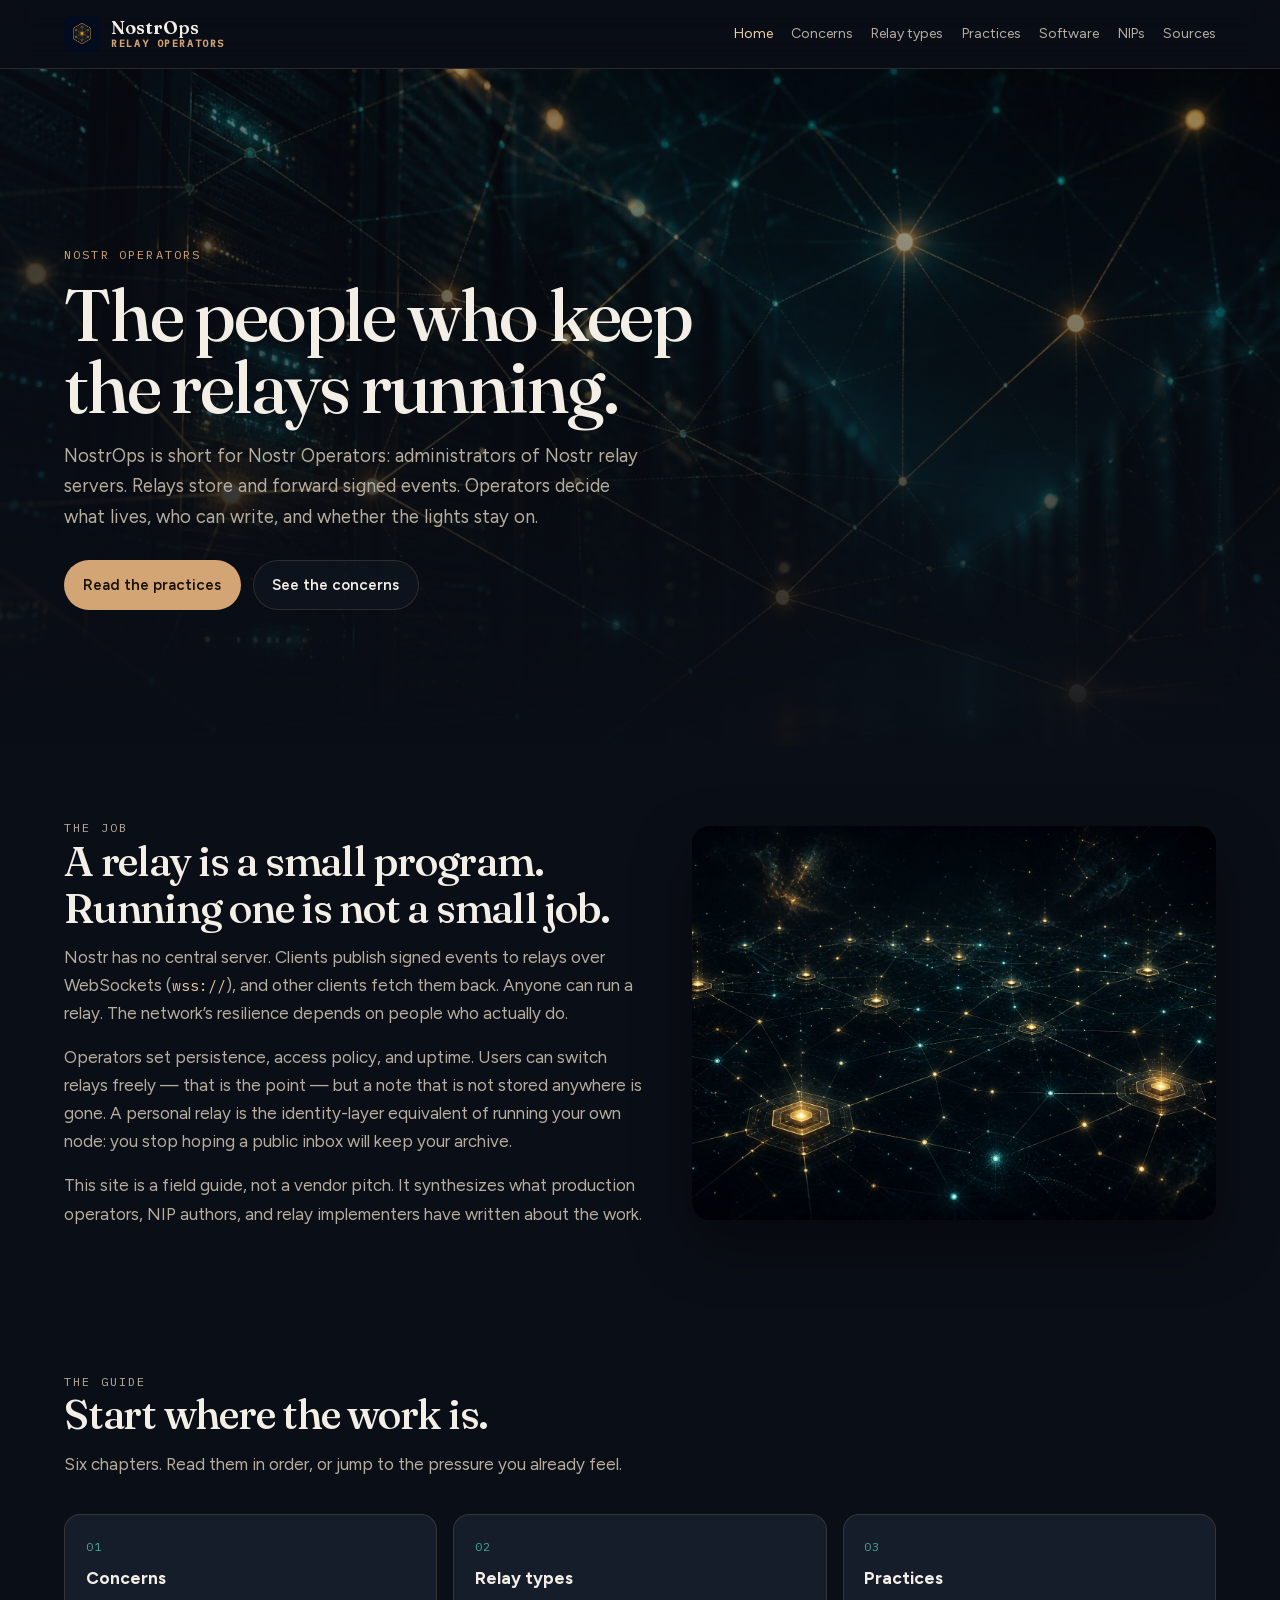
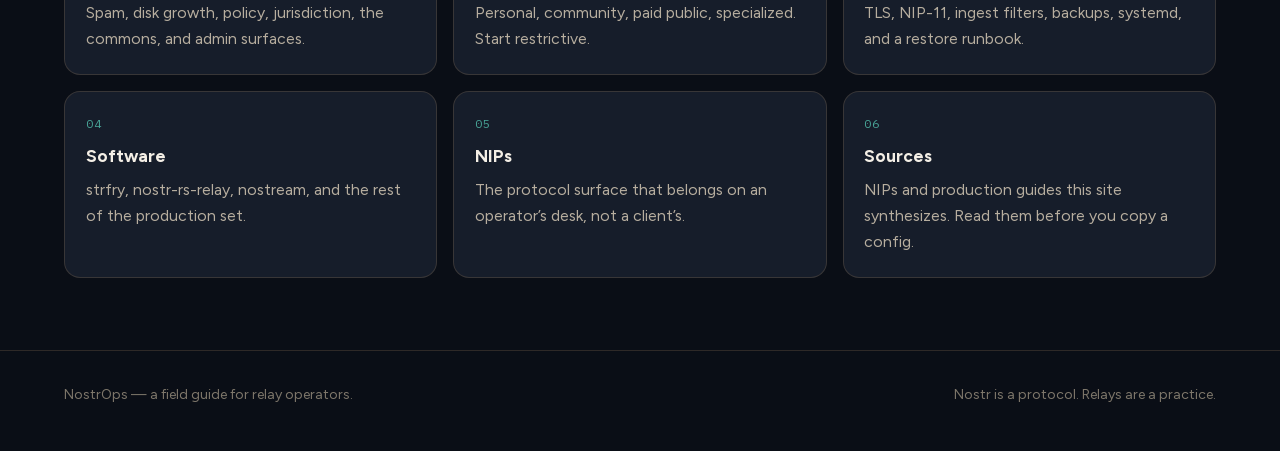
<file: index.html>
<!DOCTYPE html>
<html lang="en">
  <head>
    <meta charset="utf-8" />
    <meta name="viewport" content="width=device-width, initial-scale=1" />
    <title>NostrOps — A field guide for Nostr relay operators</title>
    <meta
      name="description"
      content="NostrOps is short for Nostr Operators: the people who run relay servers. Concerns, considerations, and best practices for keeping the network alive."
    />
    <meta property="og:title" content="NostrOps — Nostr Operators" />
    <meta
      property="og:description"
      content="A field guide for administrators of Nostr relay servers: concerns, policy, and operational best practices."
    />
    <meta property="og:image" content="images/hero-banner.jpg" />
    <meta name="theme-color" content="#0a0e16" />
    <link rel="icon" href="images/favicon.ico" sizes="32x32" />
    <link rel="apple-touch-icon" href="images/apple-touch-icon.png" />
    <link rel="stylesheet" href="styles.css" />
  </head>
  <body>
    <a class="skip" href="#main">Skip to content</a>

    <header class="site-header">
      <div class="wrap">
        <a class="brand" href="index.html">
          <img src="images/logo.png" width="36" height="36" alt="" />
          <span class="brand-mark">
            <strong>NostrOps</strong>
            <span>Relay operators</span>
          </span>
        </a>
        <nav class="nav" aria-label="Primary">
          <a href="index.html" aria-current="page">Home</a>
          <a href="concerns.html">Concerns</a>
          <a href="types.html">Relay types</a>
          <a href="practices.html">Practices</a>
          <a href="software.html">Software</a>
          <a href="nips.html">NIPs</a>
          <a href="sources.html">Sources</a>
        </nav>
      </div>
    </header>

    <main id="main">
      <section class="hero">
        <div class="hero-media" aria-hidden="true">
          <img
            src="images/hero-banner.jpg"
            alt=""
            width="1600"
            height="1067"
          />
        </div>
        <div class="wrap">
          <div class="hero-copy">
            <p class="kicker">Nostr Operators</p>
            <h1>The people who keep the relays running.</h1>
            <p class="lede">
              NostrOps is short for Nostr Operators: administrators of Nostr
              relay servers. Relays store and forward signed events. Operators
              decide what lives, who can write, and whether the lights stay on.
            </p>
            <div class="hero-actions">
              <a class="btn btn-primary" href="practices.html">Read the practices</a>
              <a class="btn btn-ghost" href="concerns.html">See the concerns</a>
            </div>
          </div>
        </div>
      </section>

      <section>
        <div class="wrap split">
          <div class="copy prose">
            <p class="kicker">The job</p>
            <h2>A relay is a small program. Running one is not a small job.</h2>
            <p>
              Nostr has no central server. Clients publish signed events to
              relays over WebSockets (<code>wss://</code>), and other clients
              fetch them back. Anyone can run a relay. The network’s resilience
              depends on people who actually do.
            </p>
            <p>
              Operators set persistence, access policy, and uptime. Users can
              switch relays freely — that is the point — but a note that is not
              stored anywhere is gone. A personal relay is the identity-layer
              equivalent of running your own node: you stop hoping a public
              inbox will keep your archive.
            </p>
            <p>
              This site is a field guide, not a vendor pitch. It synthesizes
              what production operators, NIP authors, and relay implementers
              have written about the work.
            </p>
          </div>
          <img
            src="images/network.jpg"
            alt="Abstract mesh of connected relay nodes on a dark field."
            width="1600"
            height="1024"
          />
        </div>
      </section>

      <section>
        <div class="wrap">
          <div class="section-head">
            <p class="kicker">The guide</p>
            <h2>Start where the work is.</h2>
            <p>
              Six chapters. Read them in order, or jump to the pressure you
              already feel.
            </p>
          </div>
          <div class="grid-3">
            <a class="card" href="concerns.html">
              <span class="num">01</span>
              <h3>Concerns</h3>
              <p>
                Spam, disk growth, policy, jurisdiction, the commons, and
                admin surfaces.
              </p>
            </a>
            <a class="card" href="types.html">
              <span class="num">02</span>
              <h3>Relay types</h3>
              <p>
                Personal, community, paid public, specialized. Start
                restrictive.
              </p>
            </a>
            <a class="card" href="practices.html">
              <span class="num">03</span>
              <h3>Practices</h3>
              <p>
                TLS, NIP-11, ingest filters, backups, systemd, and a restore
                runbook.
              </p>
            </a>
            <a class="card" href="software.html">
              <span class="num">04</span>
              <h3>Software</h3>
              <p>
                strfry, nostr-rs-relay, nostream, and the rest of the
                production set.
              </p>
            </a>
            <a class="card" href="nips.html">
              <span class="num">05</span>
              <h3>NIPs</h3>
              <p>
                The protocol surface that belongs on an operator’s desk, not
                a client’s.
              </p>
            </a>
            <a class="card" href="sources.html">
              <span class="num">06</span>
              <h3>Sources</h3>
              <p>
                NIPs and production guides this site synthesizes. Read them
                before you copy a config.
              </p>
            </a>
          </div>
        </div>
      </section>
    </main>

    <footer class="site-footer">
      <div class="wrap">
        <span>NostrOps — a field guide for relay operators.</span>
        <span>Nostr is a protocol. Relays are a practice.</span>
      </div>
    </footer>
  </body>
</html>
</file>
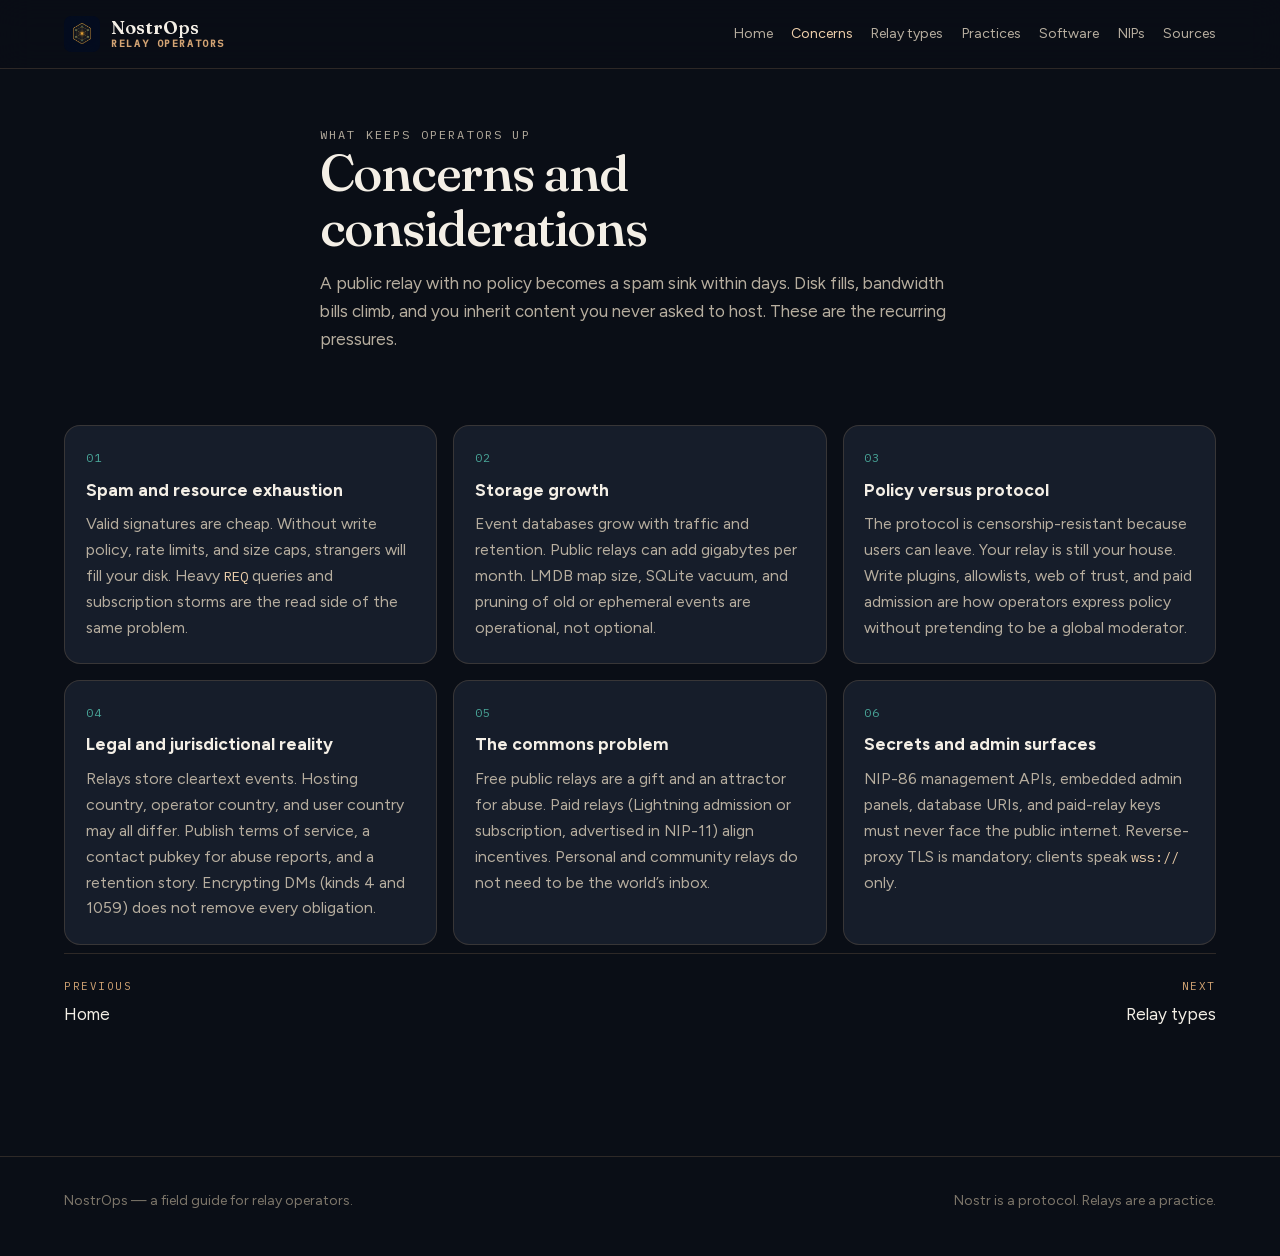
<file: concerns.html>
<!DOCTYPE html>
<html lang="en">
  <head>
    <meta charset="utf-8" />
    <meta name="viewport" content="width=device-width, initial-scale=1" />
    <title>Concerns — NostrOps</title>
    <meta
      name="description"
      content="What keeps Nostr relay operators up: spam, storage growth, policy, jurisdiction, the commons problem, and admin surfaces."
    />
    <meta property="og:title" content="Concerns — NostrOps" />
    <meta
      property="og:description"
      content="What keeps Nostr relay operators up: spam, storage growth, policy, jurisdiction, the commons problem, and admin surfaces."
    />
    <meta property="og:image" content="images/hero-banner.jpg" />
    <meta name="theme-color" content="#0a0e16" />
    <link rel="icon" href="images/favicon.ico" sizes="32x32" />
    <link rel="apple-touch-icon" href="images/apple-touch-icon.png" />
    <link rel="stylesheet" href="styles.css" />
  </head>
  <body>
    <a class="skip" href="#main">Skip to content</a>

    <header class="site-header">
      <div class="wrap">
        <a class="brand" href="index.html">
          <img src="images/logo.png" width="36" height="36" alt="" />
          <span class="brand-mark">
            <strong>NostrOps</strong>
            <span>Relay operators</span>
          </span>
        </a>
        <nav class="nav" aria-label="Primary">
          <a href="index.html">Home</a>
          <a href="concerns.html" aria-current="page">Concerns</a>
          <a href="types.html">Relay types</a>
          <a href="practices.html">Practices</a>
          <a href="software.html">Software</a>
          <a href="nips.html">NIPs</a>
          <a href="sources.html">Sources</a>
        </nav>
      </div>
    </header>

    <main id="main">
      <div class="wrap page-head">
        <p class="kicker">What keeps operators up</p>
        <h1>Concerns and considerations</h1>
        <p>
          A public relay with no policy becomes a spam sink within days. Disk
          fills, bandwidth bills climb, and you inherit content you never asked
          to host. These are the recurring pressures.
        </p>
      </div>

      <section>
        <div class="wrap">
          <div class="grid-3">
            <article class="card">
              <span class="num">01</span>
              <h3>Spam and resource exhaustion</h3>
              <p>
                Valid signatures are cheap. Without write policy, rate limits,
                and size caps, strangers will fill your disk. Heavy
                <code>REQ</code> queries and subscription storms are the read
                side of the same problem.
              </p>
            </article>
            <article class="card">
              <span class="num">02</span>
              <h3>Storage growth</h3>
              <p>
                Event databases grow with traffic and retention. Public relays
                can add gigabytes per month. LMDB map size, SQLite vacuum, and
                pruning of old or ephemeral events are operational, not
                optional.
              </p>
            </article>
            <article class="card">
              <span class="num">03</span>
              <h3>Policy versus protocol</h3>
              <p>
                The protocol is censorship-resistant because users can leave.
                Your relay is still your house. Write plugins, allowlists, web
                of trust, and paid admission are how operators express policy
                without pretending to be a global moderator.
              </p>
            </article>
            <article class="card">
              <span class="num">04</span>
              <h3>Legal and jurisdictional reality</h3>
              <p>
                Relays store cleartext events. Hosting country, operator
                country, and user country may all differ. Publish terms of
                service, a contact pubkey for abuse reports, and a retention
                story. Encrypting DMs (kinds 4 and 1059) does not remove every
                obligation.
              </p>
            </article>
            <article class="card">
              <span class="num">05</span>
              <h3>The commons problem</h3>
              <p>
                Free public relays are a gift and an attractor for abuse. Paid
                relays (Lightning admission or subscription, advertised in
                NIP-11) align incentives. Personal and community relays do not
                need to be the world’s inbox.
              </p>
            </article>
            <article class="card">
              <span class="num">06</span>
              <h3>Secrets and admin surfaces</h3>
              <p>
                NIP-86 management APIs, embedded admin panels, database URIs,
                and paid-relay keys must never face the public internet.
                Reverse-proxy TLS is mandatory; clients speak
                <code>wss://</code> only.
              </p>
            </article>
          </div>

          <nav class="pager" aria-label="Pagination">
            <a href="index.html">
              <span class="dir">Previous</span>
              Home
            </a>
            <a class="next" href="types.html">
              <span class="dir">Next</span>
              Relay types
            </a>
          </nav>
        </div>
      </section>
    </main>

    <footer class="site-footer">
      <div class="wrap">
        <span>NostrOps — a field guide for relay operators.</span>
        <span>Nostr is a protocol. Relays are a practice.</span>
      </div>
    </footer>
  </body>
</html>
</file>
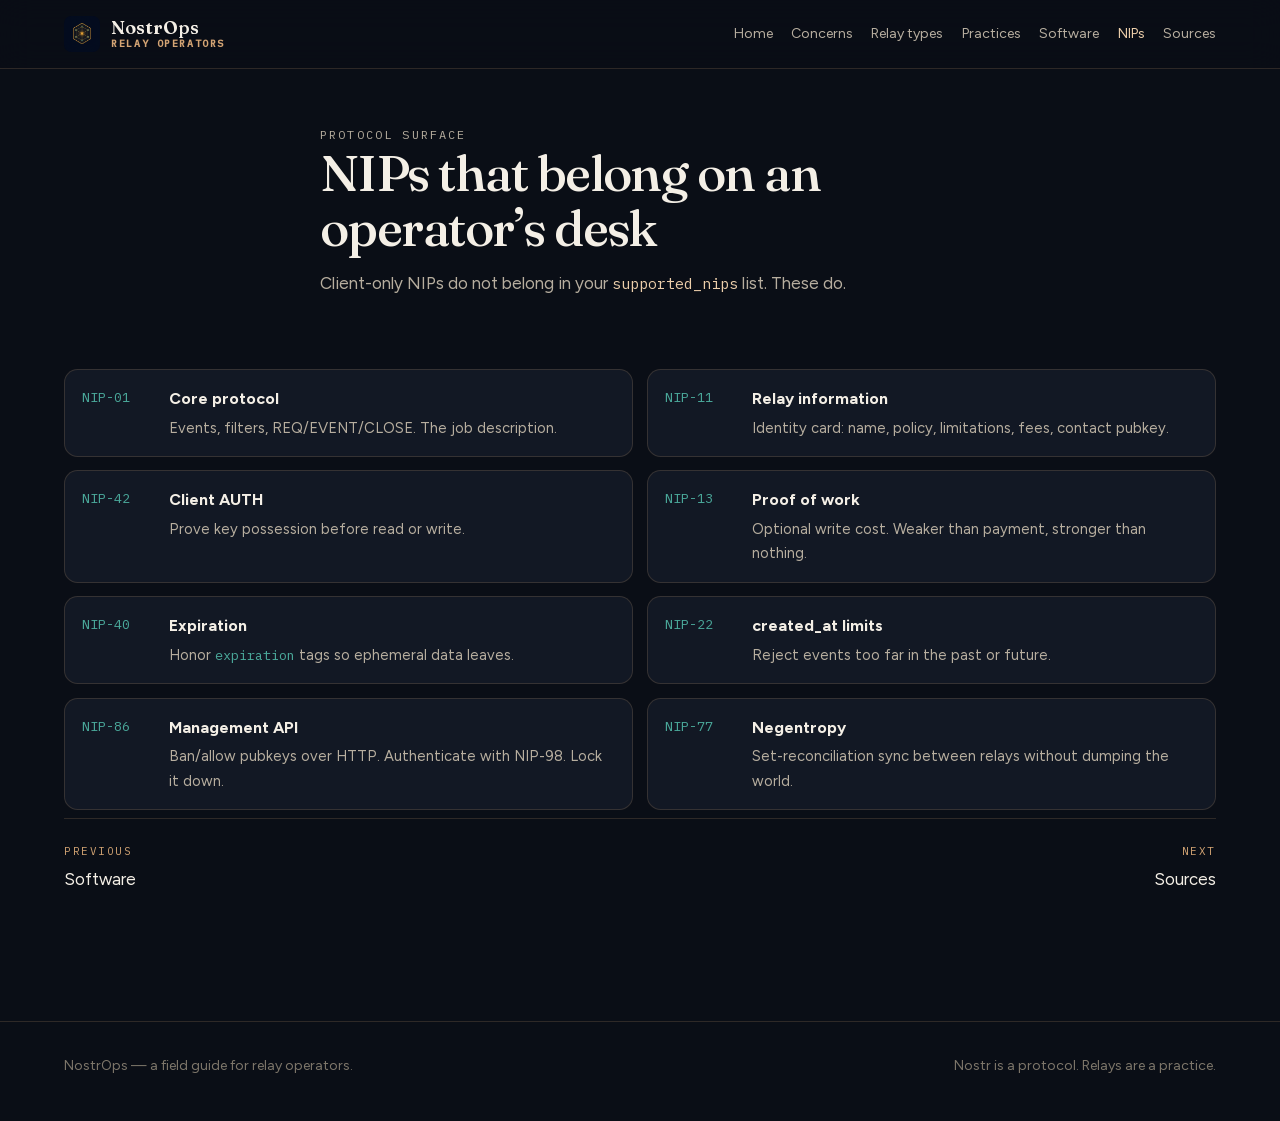
<file: nips.html>
<!DOCTYPE html>
<html lang="en">
  <head>
    <meta charset="utf-8" />
    <meta name="viewport" content="width=device-width, initial-scale=1" />
    <title>NIPs — NostrOps</title>
    <meta
      name="description"
      content="NIPs that belong on a Nostr relay operator’s desk: NIP-01, 11, 13, 22, 40, 42, 77, and 86."
    />
    <meta property="og:title" content="NIPs — NostrOps" />
    <meta
      property="og:description"
      content="NIPs that belong on a Nostr relay operator’s desk: NIP-01, 11, 13, 22, 40, 42, 77, and 86."
    />
    <meta property="og:image" content="images/hero-banner.jpg" />
    <meta name="theme-color" content="#0a0e16" />
    <link rel="icon" href="images/favicon.ico" sizes="32x32" />
    <link rel="apple-touch-icon" href="images/apple-touch-icon.png" />
    <link rel="stylesheet" href="styles.css" />
  </head>
  <body>
    <a class="skip" href="#main">Skip to content</a>

    <header class="site-header">
      <div class="wrap">
        <a class="brand" href="index.html">
          <img src="images/logo.png" width="36" height="36" alt="" />
          <span class="brand-mark">
            <strong>NostrOps</strong>
            <span>Relay operators</span>
          </span>
        </a>
        <nav class="nav" aria-label="Primary">
          <a href="index.html">Home</a>
          <a href="concerns.html">Concerns</a>
          <a href="types.html">Relay types</a>
          <a href="practices.html">Practices</a>
          <a href="software.html">Software</a>
          <a href="nips.html" aria-current="page">NIPs</a>
          <a href="sources.html">Sources</a>
        </nav>
      </div>
    </header>

    <main id="main">
      <div class="wrap page-head">
        <p class="kicker">Protocol surface</p>
        <h1>NIPs that belong on an operator’s desk</h1>
        <p>
          Client-only NIPs do not belong in your
          <code>supported_nips</code> list. These do.
        </p>
      </div>

      <section class="nips">
        <div class="wrap">
          <div class="nip-grid">
            <article class="nip">
              <code>NIP-01</code>
              <div>
                <h3>Core protocol</h3>
                <p>Events, filters, REQ/EVENT/CLOSE. The job description.</p>
              </div>
            </article>
            <article class="nip">
              <code>NIP-11</code>
              <div>
                <h3>Relay information</h3>
                <p>
                  Identity card: name, policy, limitations, fees, contact
                  pubkey.
                </p>
              </div>
            </article>
            <article class="nip">
              <code>NIP-42</code>
              <div>
                <h3>Client AUTH</h3>
                <p>Prove key possession before read or write.</p>
              </div>
            </article>
            <article class="nip">
              <code>NIP-13</code>
              <div>
                <h3>Proof of work</h3>
                <p>Optional write cost. Weaker than payment, stronger than nothing.</p>
              </div>
            </article>
            <article class="nip">
              <code>NIP-40</code>
              <div>
                <h3>Expiration</h3>
                <p>Honor <code>expiration</code> tags so ephemeral data leaves.</p>
              </div>
            </article>
            <article class="nip">
              <code>NIP-22</code>
              <div>
                <h3>created_at limits</h3>
                <p>Reject events too far in the past or future.</p>
              </div>
            </article>
            <article class="nip">
              <code>NIP-86</code>
              <div>
                <h3>Management API</h3>
                <p>Ban/allow pubkeys over HTTP. Authenticate with NIP-98. Lock it down.</p>
              </div>
            </article>
            <article class="nip">
              <code>NIP-77</code>
              <div>
                <h3>Negentropy</h3>
                <p>Set-reconciliation sync between relays without dumping the world.</p>
              </div>
            </article>
          </div>

          <nav class="pager" aria-label="Pagination">
            <a href="software.html">
              <span class="dir">Previous</span>
              Software
            </a>
            <a class="next" href="sources.html">
              <span class="dir">Next</span>
              Sources
            </a>
          </nav>
        </div>
      </section>
    </main>

    <footer class="site-footer">
      <div class="wrap">
        <span>NostrOps — a field guide for relay operators.</span>
        <span>Nostr is a protocol. Relays are a practice.</span>
      </div>
    </footer>
  </body>
</html>
</file>
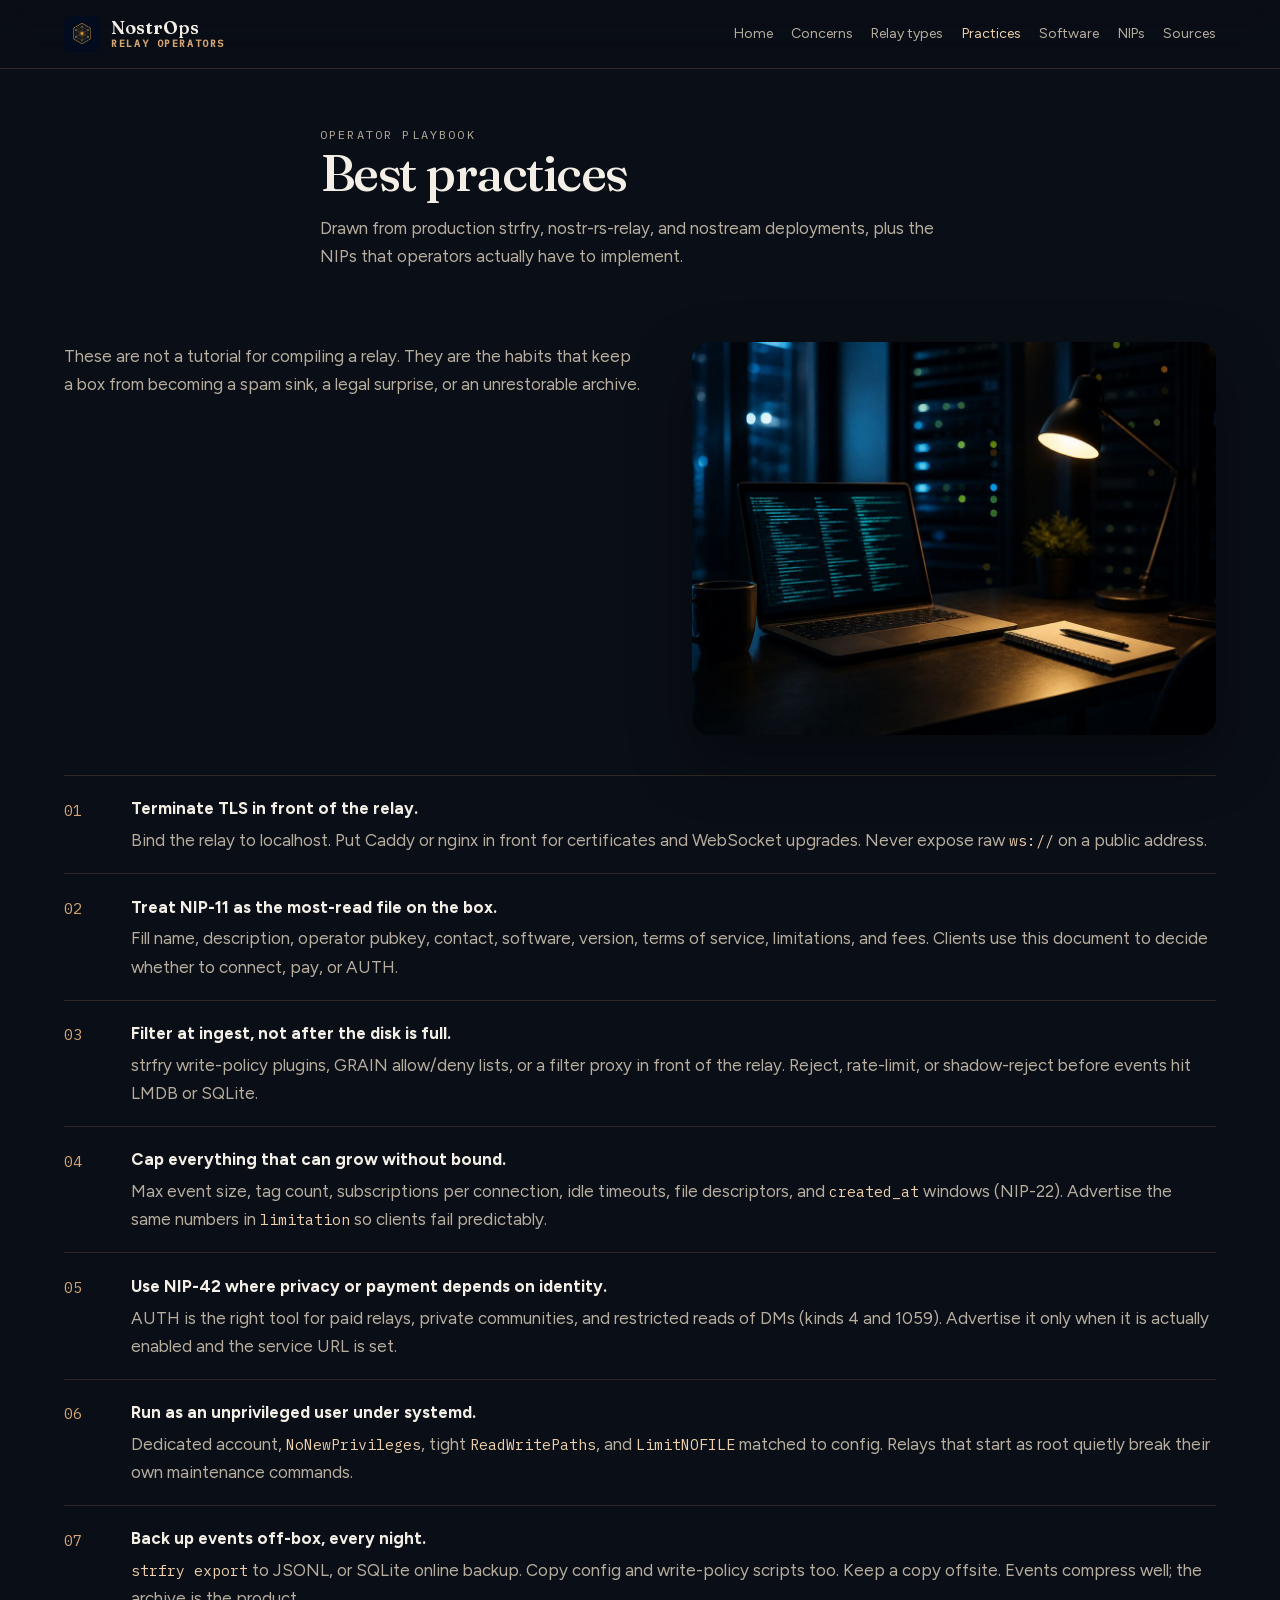
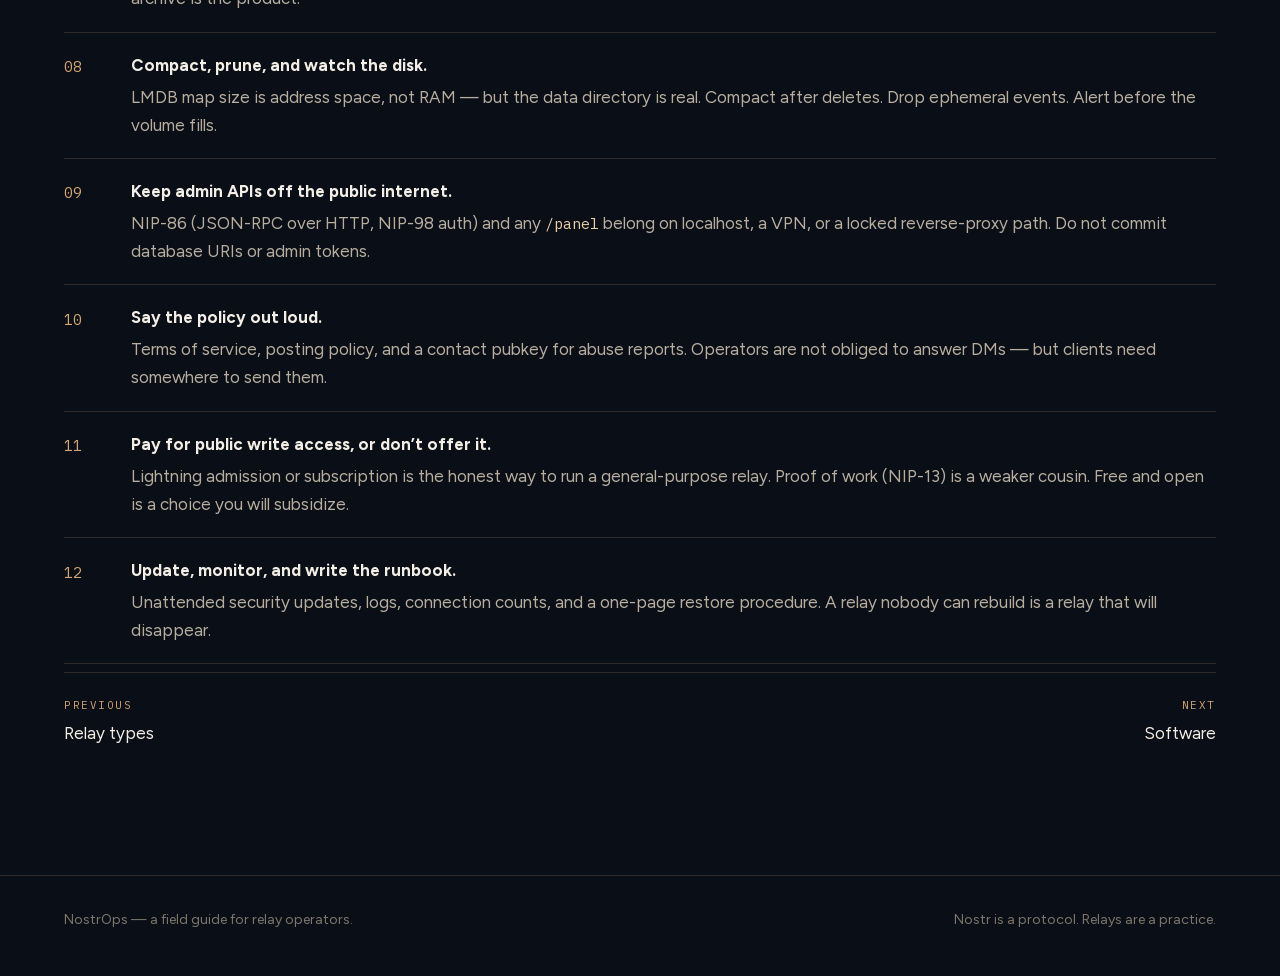
<file: practices.html>
<!DOCTYPE html>
<html lang="en">
  <head>
    <meta charset="utf-8" />
    <meta name="viewport" content="width=device-width, initial-scale=1" />
    <title>Practices — NostrOps</title>
    <meta
      name="description"
      content="Best practices for Nostr relay operators: TLS, NIP-11, ingest filters, resource caps, NIP-42, backups, and admin lockdown."
    />
    <meta property="og:title" content="Practices — NostrOps" />
    <meta
      property="og:description"
      content="Best practices for Nostr relay operators: TLS, NIP-11, ingest filters, resource caps, NIP-42, backups, and admin lockdown."
    />
    <meta property="og:image" content="images/hero-banner.jpg" />
    <meta name="theme-color" content="#0a0e16" />
    <link rel="icon" href="images/favicon.ico" sizes="32x32" />
    <link rel="apple-touch-icon" href="images/apple-touch-icon.png" />
    <link rel="stylesheet" href="styles.css" />
  </head>
  <body>
    <a class="skip" href="#main">Skip to content</a>

    <header class="site-header">
      <div class="wrap">
        <a class="brand" href="index.html">
          <img src="images/logo.png" width="36" height="36" alt="" />
          <span class="brand-mark">
            <strong>NostrOps</strong>
            <span>Relay operators</span>
          </span>
        </a>
        <nav class="nav" aria-label="Primary">
          <a href="index.html">Home</a>
          <a href="concerns.html">Concerns</a>
          <a href="types.html">Relay types</a>
          <a href="practices.html" aria-current="page">Practices</a>
          <a href="software.html">Software</a>
          <a href="nips.html">NIPs</a>
          <a href="sources.html">Sources</a>
        </nav>
      </div>
    </header>

    <main id="main">
      <div class="wrap page-head">
        <p class="kicker">Operator playbook</p>
        <h1>Best practices</h1>
        <p>
          Drawn from production strfry, nostr-rs-relay, and nostream
          deployments, plus the NIPs that operators actually have to implement.
        </p>
      </div>

      <section class="practices">
        <div class="wrap">
          <div class="split tight">
            <div class="prose">
              <p>
                These are not a tutorial for compiling a relay. They are the
                habits that keep a box from becoming a spam sink, a legal
                surprise, or an unrestorable archive.
              </p>
            </div>
            <img
              src="images/practices.jpg"
              alt="A dim workstation with a glowing terminal beside out-of-focus server equipment."
              width="1200"
              height="800"
            />
          </div>

          <ol class="practice-list">
            <li>
              <span class="idx">01</span>
              <div>
                <strong>Terminate TLS in front of the relay.</strong>
                <p>
                  Bind the relay to localhost. Put Caddy or nginx in front for
                  certificates and WebSocket upgrades. Never expose raw
                  <code>ws://</code> on a public address.
                </p>
              </div>
            </li>
            <li>
              <span class="idx">02</span>
              <div>
                <strong>Treat NIP-11 as the most-read file on the box.</strong>
                <p>
                  Fill name, description, operator pubkey, contact, software,
                  version, terms of service, limitations, and fees. Clients use
                  this document to decide whether to connect, pay, or AUTH.
                </p>
              </div>
            </li>
            <li>
              <span class="idx">03</span>
              <div>
                <strong>Filter at ingest, not after the disk is full.</strong>
                <p>
                  strfry write-policy plugins, GRAIN allow/deny lists, or a
                  filter proxy in front of the relay. Reject, rate-limit, or
                  shadow-reject before events hit LMDB or SQLite.
                </p>
              </div>
            </li>
            <li>
              <span class="idx">04</span>
              <div>
                <strong>Cap everything that can grow without bound.</strong>
                <p>
                  Max event size, tag count, subscriptions per connection, idle
                  timeouts, file descriptors, and <code>created_at</code>
                  windows (NIP-22). Advertise the same numbers in
                  <code>limitation</code> so clients fail predictably.
                </p>
              </div>
            </li>
            <li>
              <span class="idx">05</span>
              <div>
                <strong>Use NIP-42 where privacy or payment depends on identity.</strong>
                <p>
                  AUTH is the right tool for paid relays, private communities,
                  and restricted reads of DMs (kinds 4 and 1059). Advertise it
                  only when it is actually enabled and the service URL is set.
                </p>
              </div>
            </li>
            <li>
              <span class="idx">06</span>
              <div>
                <strong>Run as an unprivileged user under systemd.</strong>
                <p>
                  Dedicated account, <code>NoNewPrivileges</code>, tight
                  <code>ReadWritePaths</code>, and <code>LimitNOFILE</code>
                  matched to config. Relays that start as root quietly break
                  their own maintenance commands.
                </p>
              </div>
            </li>
            <li>
              <span class="idx">07</span>
              <div>
                <strong>Back up events off-box, every night.</strong>
                <p>
                  <code>strfry export</code> to JSONL, or SQLite online backup.
                  Copy config and write-policy scripts too. Keep a copy offsite.
                  Events compress well; the archive is the product.
                </p>
              </div>
            </li>
            <li>
              <span class="idx">08</span>
              <div>
                <strong>Compact, prune, and watch the disk.</strong>
                <p>
                  LMDB map size is address space, not RAM — but the data
                  directory is real. Compact after deletes. Drop ephemeral
                  events. Alert before the volume fills.
                </p>
              </div>
            </li>
            <li>
              <span class="idx">09</span>
              <div>
                <strong>Keep admin APIs off the public internet.</strong>
                <p>
                  NIP-86 (JSON-RPC over HTTP, NIP-98 auth) and any
                  <code>/panel</code> belong on localhost, a VPN, or a locked
                  reverse-proxy path. Do not commit database URIs or admin
                  tokens.
                </p>
              </div>
            </li>
            <li>
              <span class="idx">10</span>
              <div>
                <strong>Say the policy out loud.</strong>
                <p>
                  Terms of service, posting policy, and a contact pubkey for
                  abuse reports. Operators are not obliged to answer DMs — but
                  clients need somewhere to send them.
                </p>
              </div>
            </li>
            <li>
              <span class="idx">11</span>
              <div>
                <strong>Pay for public write access, or don’t offer it.</strong>
                <p>
                  Lightning admission or subscription is the honest way to run
                  a general-purpose relay. Proof of work (NIP-13) is a weaker
                  cousin. Free and open is a choice you will subsidize.
                </p>
              </div>
            </li>
            <li>
              <span class="idx">12</span>
              <div>
                <strong>Update, monitor, and write the runbook.</strong>
                <p>
                  Unattended security updates, logs, connection counts, and a
                  one-page restore procedure. A relay nobody can rebuild is a
                  relay that will disappear.
                </p>
              </div>
            </li>
          </ol>

          <nav class="pager" aria-label="Pagination">
            <a href="types.html">
              <span class="dir">Previous</span>
              Relay types
            </a>
            <a class="next" href="software.html">
              <span class="dir">Next</span>
              Software
            </a>
          </nav>
        </div>
      </section>
    </main>

    <footer class="site-footer">
      <div class="wrap">
        <span>NostrOps — a field guide for relay operators.</span>
        <span>Nostr is a protocol. Relays are a practice.</span>
      </div>
    </footer>
  </body>
</html>
</file>
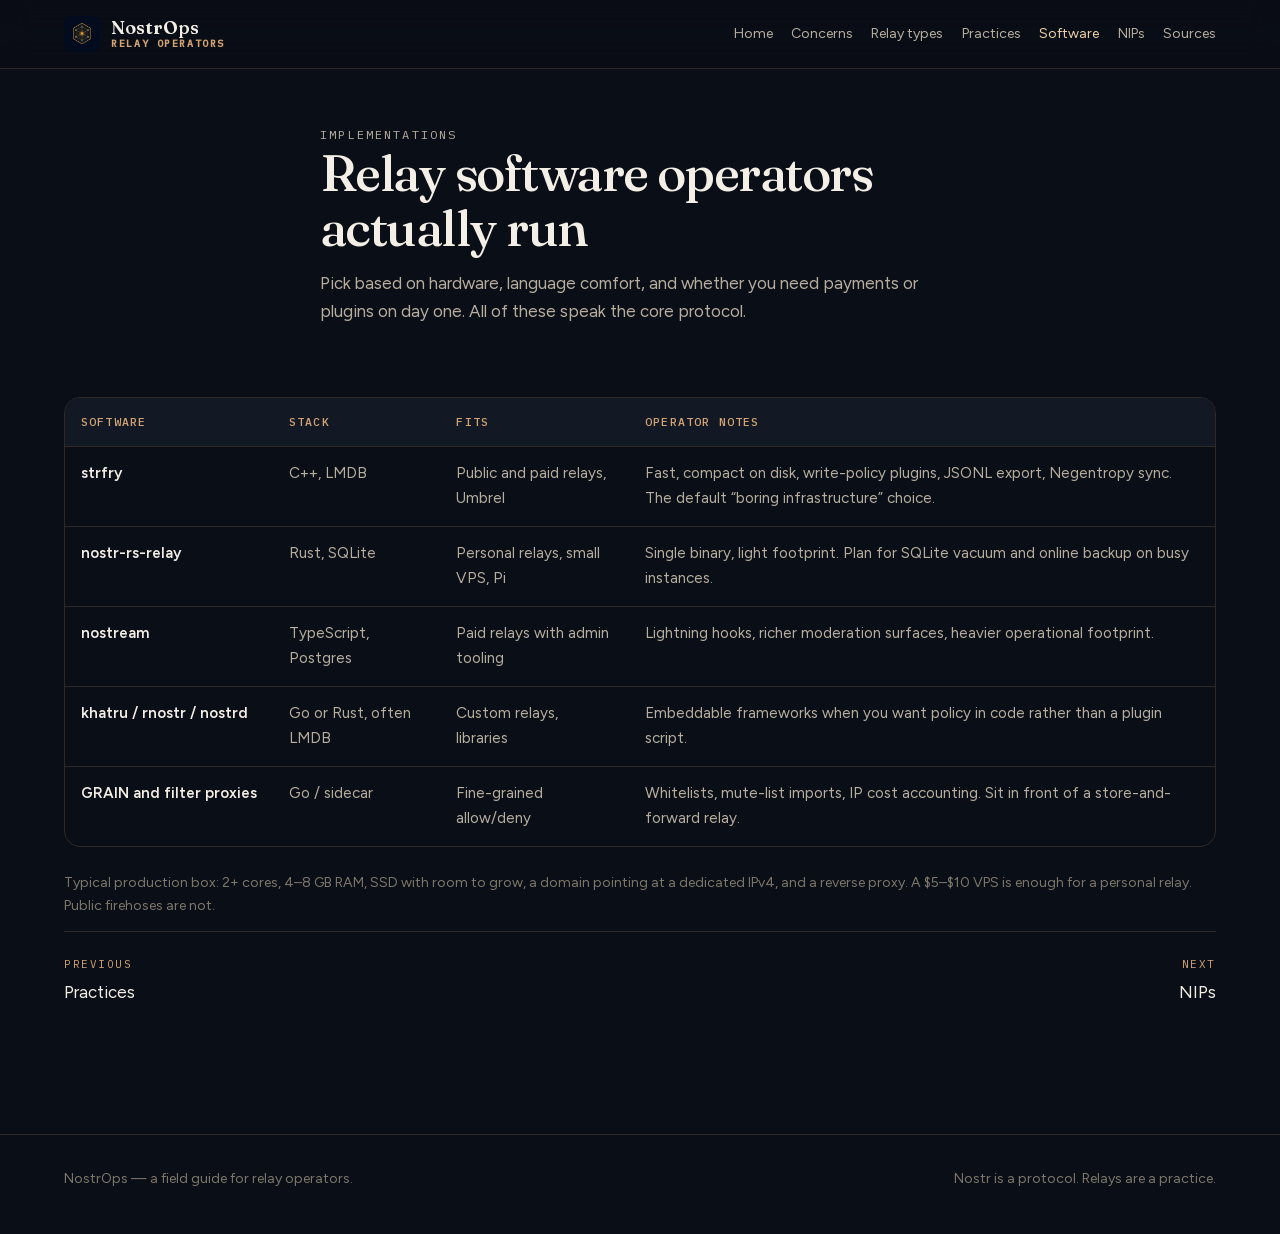
<file: software.html>
<!DOCTYPE html>
<html lang="en">
  <head>
    <meta charset="utf-8" />
    <meta name="viewport" content="width=device-width, initial-scale=1" />
    <title>Software — NostrOps</title>
    <meta
      name="description"
      content="Relay software Nostr operators actually run: strfry, nostr-rs-relay, nostream, khatru, rnostr, nostrd, GRAIN, and filter proxies."
    />
    <meta property="og:title" content="Software — NostrOps" />
    <meta
      property="og:description"
      content="Relay software Nostr operators actually run: strfry, nostr-rs-relay, nostream, khatru, rnostr, nostrd, GRAIN, and filter proxies."
    />
    <meta property="og:image" content="images/hero-banner.jpg" />
    <meta name="theme-color" content="#0a0e16" />
    <link rel="icon" href="images/favicon.ico" sizes="32x32" />
    <link rel="apple-touch-icon" href="images/apple-touch-icon.png" />
    <link rel="stylesheet" href="styles.css" />
  </head>
  <body>
    <a class="skip" href="#main">Skip to content</a>

    <header class="site-header">
      <div class="wrap">
        <a class="brand" href="index.html">
          <img src="images/logo.png" width="36" height="36" alt="" />
          <span class="brand-mark">
            <strong>NostrOps</strong>
            <span>Relay operators</span>
          </span>
        </a>
        <nav class="nav" aria-label="Primary">
          <a href="index.html">Home</a>
          <a href="concerns.html">Concerns</a>
          <a href="types.html">Relay types</a>
          <a href="practices.html">Practices</a>
          <a href="software.html" aria-current="page">Software</a>
          <a href="nips.html">NIPs</a>
          <a href="sources.html">Sources</a>
        </nav>
      </div>
    </header>

    <main id="main">
      <div class="wrap page-head">
        <p class="kicker">Implementations</p>
        <h1>Relay software operators actually run</h1>
        <p>
          Pick based on hardware, language comfort, and whether you need
          payments or plugins on day one. All of these speak the core protocol.
        </p>
      </div>

      <section>
        <div class="wrap">
          <div class="table-wrap">
            <table>
              <thead>
                <tr>
                  <th>Software</th>
                  <th>Stack</th>
                  <th>Fits</th>
                  <th>Operator notes</th>
                </tr>
              </thead>
              <tbody>
                <tr>
                  <td>strfry</td>
                  <td>C++, LMDB</td>
                  <td>Public and paid relays, Umbrel</td>
                  <td>
                    Fast, compact on disk, write-policy plugins, JSONL export,
                    Negentropy sync. The default “boring infrastructure” choice.
                  </td>
                </tr>
                <tr>
                  <td>nostr-rs-relay</td>
                  <td>Rust, SQLite</td>
                  <td>Personal relays, small VPS, Pi</td>
                  <td>
                    Single binary, light footprint. Plan for SQLite vacuum and
                    online backup on busy instances.
                  </td>
                </tr>
                <tr>
                  <td>nostream</td>
                  <td>TypeScript, Postgres</td>
                  <td>Paid relays with admin tooling</td>
                  <td>
                    Lightning hooks, richer moderation surfaces, heavier
                    operational footprint.
                  </td>
                </tr>
                <tr>
                  <td>khatru / rnostr / nostrd</td>
                  <td>Go or Rust, often LMDB</td>
                  <td>Custom relays, libraries</td>
                  <td>
                    Embeddable frameworks when you want policy in code rather
                    than a plugin script.
                  </td>
                </tr>
                <tr>
                  <td>GRAIN and filter proxies</td>
                  <td>Go / sidecar</td>
                  <td>Fine-grained allow/deny</td>
                  <td>
                    Whitelists, mute-list imports, IP cost accounting. Sit in
                    front of a store-and-forward relay.
                  </td>
                </tr>
              </tbody>
            </table>
          </div>
          <p class="note">
            Typical production box: 2+ cores, 4–8&nbsp;GB RAM, SSD with room to
            grow, a domain pointing at a dedicated IPv4, and a reverse proxy.
            A $5–$10 VPS is enough for a personal relay. Public firehoses are
            not.
          </p>

          <nav class="pager" aria-label="Pagination">
            <a href="practices.html">
              <span class="dir">Previous</span>
              Practices
            </a>
            <a class="next" href="nips.html">
              <span class="dir">Next</span>
              NIPs
            </a>
          </nav>
        </div>
      </section>
    </main>

    <footer class="site-footer">
      <div class="wrap">
        <span>NostrOps — a field guide for relay operators.</span>
        <span>Nostr is a protocol. Relays are a practice.</span>
      </div>
    </footer>
  </body>
</html>
</file>
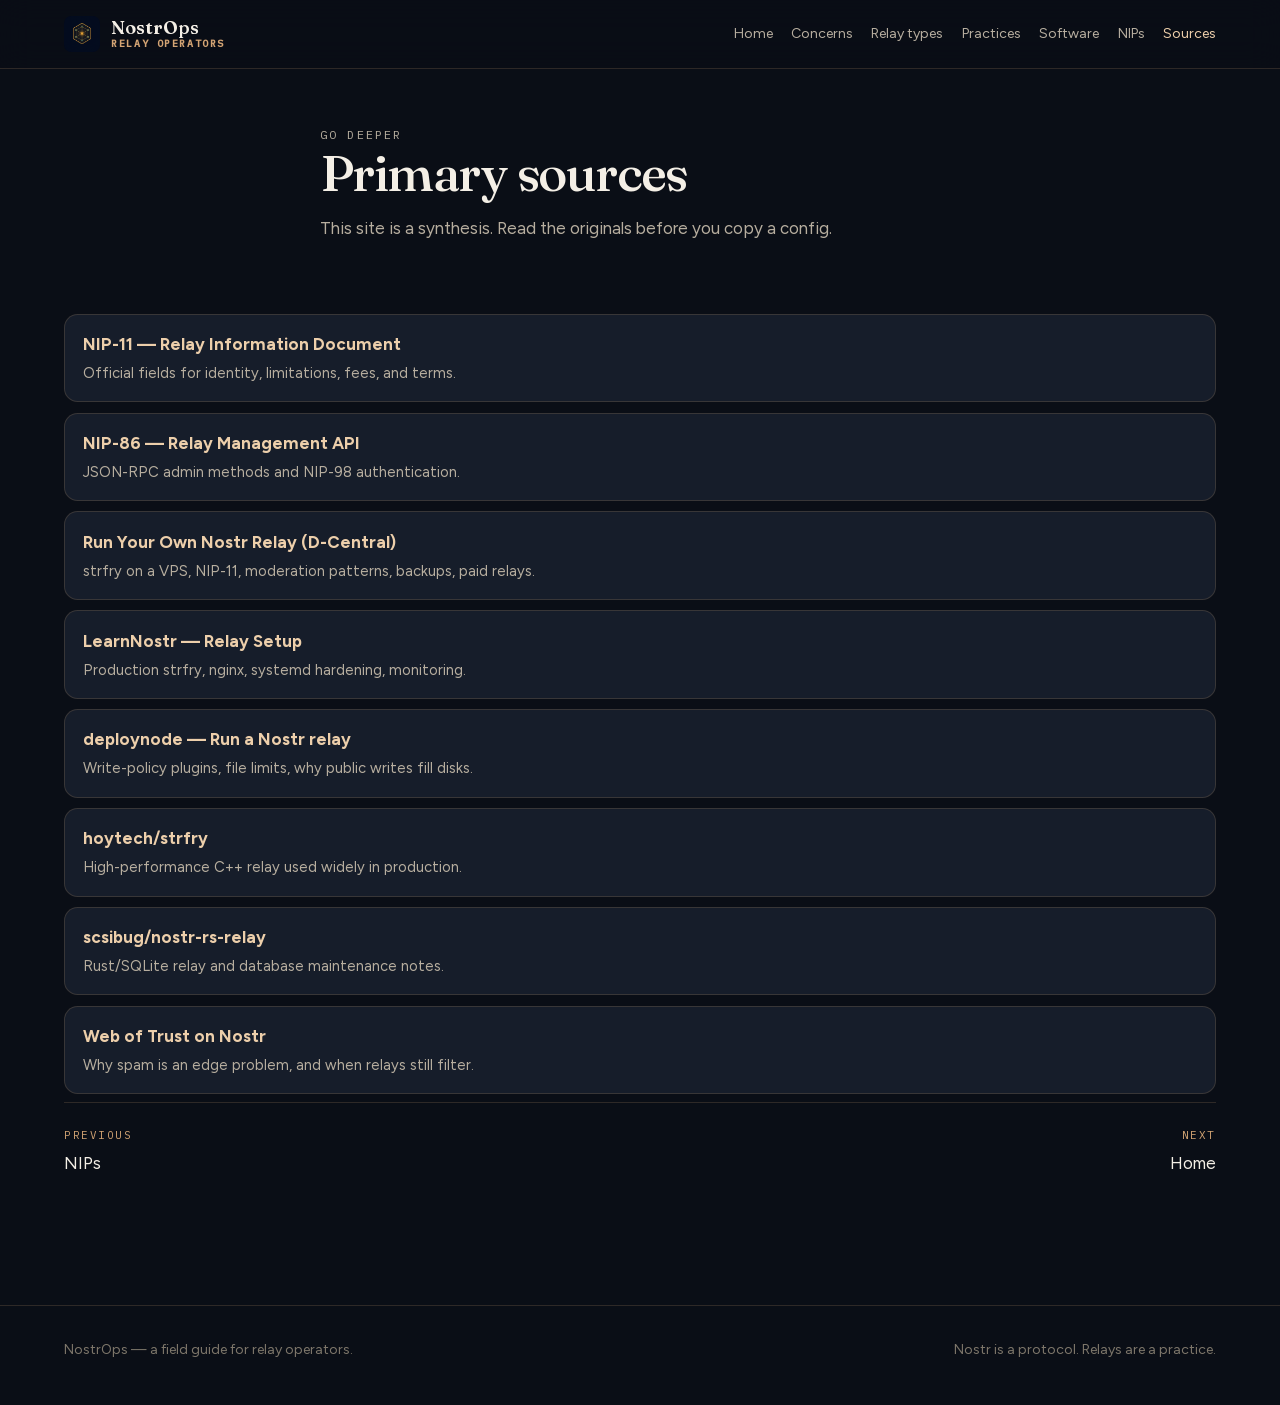
<file: sources.html>
<!DOCTYPE html>
<html lang="en">
  <head>
    <meta charset="utf-8" />
    <meta name="viewport" content="width=device-width, initial-scale=1" />
    <title>Sources — NostrOps</title>
    <meta
      name="description"
      content="Primary sources behind the NostrOps field guide: NIP-11, NIP-86, strfry, nostr-rs-relay, and production relay setup guides."
    />
    <meta property="og:title" content="Sources — NostrOps" />
    <meta
      property="og:description"
      content="Primary sources behind the NostrOps field guide: NIP-11, NIP-86, strfry, nostr-rs-relay, and production relay setup guides."
    />
    <meta property="og:image" content="images/hero-banner.jpg" />
    <meta name="theme-color" content="#0a0e16" />
    <link rel="icon" href="images/favicon.ico" sizes="32x32" />
    <link rel="apple-touch-icon" href="images/apple-touch-icon.png" />
    <link rel="stylesheet" href="styles.css" />
  </head>
  <body>
    <a class="skip" href="#main">Skip to content</a>

    <header class="site-header">
      <div class="wrap">
        <a class="brand" href="index.html">
          <img src="images/logo.png" width="36" height="36" alt="" />
          <span class="brand-mark">
            <strong>NostrOps</strong>
            <span>Relay operators</span>
          </span>
        </a>
        <nav class="nav" aria-label="Primary">
          <a href="index.html">Home</a>
          <a href="concerns.html">Concerns</a>
          <a href="types.html">Relay types</a>
          <a href="practices.html">Practices</a>
          <a href="software.html">Software</a>
          <a href="nips.html">NIPs</a>
          <a href="sources.html" aria-current="page">Sources</a>
        </nav>
      </div>
    </header>

    <main id="main">
      <div class="wrap page-head">
        <p class="kicker">Go deeper</p>
        <h1>Primary sources</h1>
        <p>
          This site is a synthesis. Read the originals before you copy a
          config.
        </p>
      </div>

      <section class="resources">
        <div class="wrap">
          <ul class="resource-list">
            <li>
              <a href="https://nips.nostr.com/11" rel="noopener noreferrer" target="_blank">
                <strong>NIP-11 — Relay Information Document</strong>
                <span>Official fields for identity, limitations, fees, and terms.</span>
              </a>
            </li>
            <li>
              <a href="https://nips.nostr.com/86" rel="noopener noreferrer" target="_blank">
                <strong>NIP-86 — Relay Management API</strong>
                <span>JSON-RPC admin methods and NIP-98 authentication.</span>
              </a>
            </li>
            <li>
              <a href="https://d-central.tech/run-your-own-nostr-relay-bitcoiners/" rel="noopener noreferrer" target="_blank">
                <strong>Run Your Own Nostr Relay (D-Central)</strong>
                <span>strfry on a VPS, NIP-11, moderation patterns, backups, paid relays.</span>
              </a>
            </li>
            <li>
              <a href="https://learnnostr.org/getting-started/relay-setup" rel="noopener noreferrer" target="_blank">
                <strong>LearnNostr — Relay Setup</strong>
                <span>Production strfry, nginx, systemd hardening, monitoring.</span>
              </a>
            </li>
            <li>
              <a href="https://deploynode.io/guides/run-a-nostr-relay" rel="noopener noreferrer" target="_blank">
                <strong>deploynode — Run a Nostr relay</strong>
                <span>Write-policy plugins, file limits, why public writes fill disks.</span>
              </a>
            </li>
            <li>
              <a href="https://github.com/hoytech/strfry" rel="noopener noreferrer" target="_blank">
                <strong>hoytech/strfry</strong>
                <span>High-performance C++ relay used widely in production.</span>
              </a>
            </li>
            <li>
              <a href="https://github.com/scsibug/nostr-rs-relay" rel="noopener noreferrer" target="_blank">
                <strong>scsibug/nostr-rs-relay</strong>
                <span>Rust/SQLite relay and database maintenance notes.</span>
              </a>
            </li>
            <li>
              <a href="https://nostr.co.uk/news/web-of-trust-on-nostr/" rel="noopener noreferrer" target="_blank">
                <strong>Web of Trust on Nostr</strong>
                <span>Why spam is an edge problem, and when relays still filter.</span>
              </a>
            </li>
          </ul>

          <nav class="pager" aria-label="Pagination">
            <a href="nips.html">
              <span class="dir">Previous</span>
              NIPs
            </a>
            <a class="next" href="index.html">
              <span class="dir">Next</span>
              Home
            </a>
          </nav>
        </div>
      </section>
    </main>

    <footer class="site-footer">
      <div class="wrap">
        <span>NostrOps — a field guide for relay operators.</span>
        <span>Nostr is a protocol. Relays are a practice.</span>
      </div>
    </footer>
  </body>
</html>
</file>
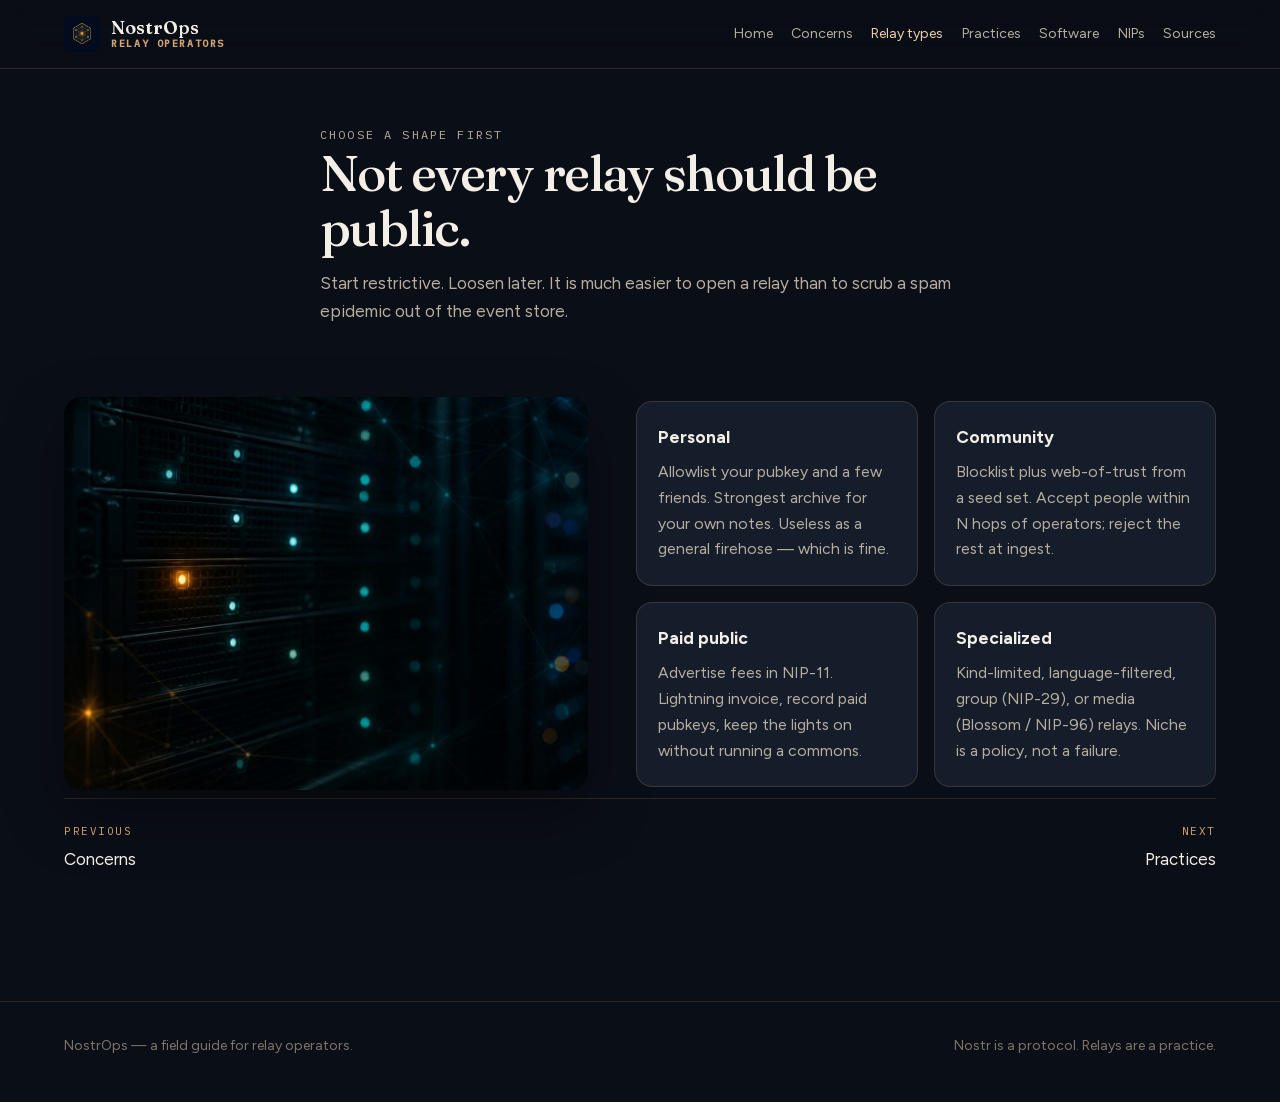
<file: types.html>
<!DOCTYPE html>
<html lang="en">
  <head>
    <meta charset="utf-8" />
    <meta name="viewport" content="width=device-width, initial-scale=1" />
    <title>Relay types — NostrOps</title>
    <meta
      name="description"
      content="Not every Nostr relay should be public. Personal, community, paid public, and specialized shapes for operators."
    />
    <meta property="og:title" content="Relay types — NostrOps" />
    <meta
      property="og:description"
      content="Not every Nostr relay should be public. Personal, community, paid public, and specialized shapes for operators."
    />
    <meta property="og:image" content="images/hero-banner.jpg" />
    <meta name="theme-color" content="#0a0e16" />
    <link rel="icon" href="images/favicon.ico" sizes="32x32" />
    <link rel="apple-touch-icon" href="images/apple-touch-icon.png" />
    <link rel="stylesheet" href="styles.css" />
  </head>
  <body>
    <a class="skip" href="#main">Skip to content</a>

    <header class="site-header">
      <div class="wrap">
        <a class="brand" href="index.html">
          <img src="images/logo.png" width="36" height="36" alt="" />
          <span class="brand-mark">
            <strong>NostrOps</strong>
            <span>Relay operators</span>
          </span>
        </a>
        <nav class="nav" aria-label="Primary">
          <a href="index.html">Home</a>
          <a href="concerns.html">Concerns</a>
          <a href="types.html" aria-current="page">Relay types</a>
          <a href="practices.html">Practices</a>
          <a href="software.html">Software</a>
          <a href="nips.html">NIPs</a>
          <a href="sources.html">Sources</a>
        </nav>
      </div>
    </header>

    <main id="main">
      <div class="wrap page-head">
        <p class="kicker">Choose a shape first</p>
        <h1>Not every relay should be public.</h1>
        <p>
          Start restrictive. Loosen later. It is much easier to open a relay
          than to scrub a spam epidemic out of the event store.
        </p>
      </div>

      <section class="types">
        <div class="wrap split reverse">
          <div class="copy">
            <div class="grid-2">
              <article class="card">
                <h3>Personal</h3>
                <p>
                  Allowlist your pubkey and a few friends. Strongest archive
                  for your own notes. Useless as a general firehose — which is
                  fine.
                </p>
              </article>
              <article class="card">
                <h3>Community</h3>
                <p>
                  Blocklist plus web-of-trust from a seed set. Accept people
                  within N hops of operators; reject the rest at ingest.
                </p>
              </article>
              <article class="card">
                <h3>Paid public</h3>
                <p>
                  Advertise fees in NIP-11. Lightning invoice, record paid
                  pubkeys, keep the lights on without running a commons.
                </p>
              </article>
              <article class="card">
                <h3>Specialized</h3>
                <p>
                  Kind-limited, language-filtered, group (NIP-29), or media
                  (Blossom / NIP-96) relays. Niche is a policy, not a
                  failure.
                </p>
              </article>
            </div>
          </div>
          <img
            src="images/concerns.jpg"
            alt="Server rack in low light with a single amber warning LED."
            width="1200"
            height="800"
          />
        </div>
        <div class="wrap">
          <nav class="pager" aria-label="Pagination">
            <a href="concerns.html">
              <span class="dir">Previous</span>
              Concerns
            </a>
            <a class="next" href="practices.html">
              <span class="dir">Next</span>
              Practices
            </a>
          </nav>
        </div>
      </section>
    </main>

    <footer class="site-footer">
      <div class="wrap">
        <span>NostrOps — a field guide for relay operators.</span>
        <span>Nostr is a protocol. Relays are a practice.</span>
      </div>
    </footer>
  </body>
</html>
</file>
<file: styles.css>
@font-face {
  font-family: "Figtree";
  font-style: normal;
  font-weight: 400 700;
  font-display: swap;
  src: url("fonts/figtree-latin-ext.woff2") format("woff2");
  unicode-range: U+0100-02BA, U+02BD-02C5, U+02C7-02CC, U+02CE-02D7, U+02DD-02FF, U+0304, U+0308, U+0329, U+1D00-1DBF, U+1E00-1E9F, U+1EF2-1EFF, U+2020, U+20A0-20AB, U+20AD-20C0, U+2113, U+2C60-2C7F, U+A720-A7FF;
}

@font-face {
  font-family: "Figtree";
  font-style: normal;
  font-weight: 400 700;
  font-display: swap;
  src: url("fonts/figtree-latin.woff2") format("woff2");
  unicode-range: U+0000-00FF, U+0131, U+0152-0153, U+02BB-02BC, U+02C6, U+02DA, U+02DC, U+0304, U+0308, U+0329, U+2000-206F, U+20AC, U+2122, U+2191, U+2193, U+2212, U+2215, U+FEFF, U+FFFD;
}

@font-face {
  font-family: "Fraunces";
  font-style: normal;
  font-weight: 500 600;
  font-display: swap;
  src: url("fonts/fraunces-vietnamese.woff2") format("woff2");
  unicode-range: U+0102-0103, U+0110-0111, U+0128-0129, U+0168-0169, U+01A0-01A1, U+01AF-01B0, U+0300-0301, U+0303-0304, U+0308-0309, U+0323, U+0329, U+1EA0-1EF9, U+20AB;
}

@font-face {
  font-family: "Fraunces";
  font-style: normal;
  font-weight: 500 600;
  font-display: swap;
  src: url("fonts/fraunces-latin-ext.woff2") format("woff2");
  unicode-range: U+0100-02BA, U+02BD-02C5, U+02C7-02CC, U+02CE-02D7, U+02DD-02FF, U+0304, U+0308, U+0329, U+1D00-1DBF, U+1E00-1E9F, U+1EF2-1EFF, U+2020, U+20A0-20AB, U+20AD-20C0, U+2113, U+2C60-2C7F, U+A720-A7FF;
}

@font-face {
  font-family: "Fraunces";
  font-style: normal;
  font-weight: 500 600;
  font-display: swap;
  src: url("fonts/fraunces-latin.woff2") format("woff2");
  unicode-range: U+0000-00FF, U+0131, U+0152-0153, U+02BB-02BC, U+02C6, U+02DA, U+02DC, U+0304, U+0308, U+0329, U+2000-206F, U+20AC, U+2122, U+2191, U+2193, U+2212, U+2215, U+FEFF, U+FFFD;
}

@font-face {
  font-family: "IBM Plex Mono";
  font-style: normal;
  font-weight: 400;
  font-display: swap;
  src: url("fonts/ibm-plex-mono-400-cyrillic-ext.woff2") format("woff2");
  unicode-range: U+0460-052F, U+1C80-1C8A, U+20B4, U+2DE0-2DFF, U+A640-A69F, U+FE2E-FE2F;
}

@font-face {
  font-family: "IBM Plex Mono";
  font-style: normal;
  font-weight: 400;
  font-display: swap;
  src: url("fonts/ibm-plex-mono-400-cyrillic.woff2") format("woff2");
  unicode-range: U+0301, U+0400-045F, U+0490-0491, U+04B0-04B1, U+2116;
}

@font-face {
  font-family: "IBM Plex Mono";
  font-style: normal;
  font-weight: 400;
  font-display: swap;
  src: url("fonts/ibm-plex-mono-400-vietnamese.woff2") format("woff2");
  unicode-range: U+0102-0103, U+0110-0111, U+0128-0129, U+0168-0169, U+01A0-01A1, U+01AF-01B0, U+0300-0301, U+0303-0304, U+0308-0309, U+0323, U+0329, U+1EA0-1EF9, U+20AB;
}

@font-face {
  font-family: "IBM Plex Mono";
  font-style: normal;
  font-weight: 400;
  font-display: swap;
  src: url("fonts/ibm-plex-mono-400-latin-ext.woff2") format("woff2");
  unicode-range: U+0100-02BA, U+02BD-02C5, U+02C7-02CC, U+02CE-02D7, U+02DD-02FF, U+0304, U+0308, U+0329, U+1D00-1DBF, U+1E00-1E9F, U+1EF2-1EFF, U+2020, U+20A0-20AB, U+20AD-20C0, U+2113, U+2C60-2C7F, U+A720-A7FF;
}

@font-face {
  font-family: "IBM Plex Mono";
  font-style: normal;
  font-weight: 400;
  font-display: swap;
  src: url("fonts/ibm-plex-mono-400-latin.woff2") format("woff2");
  unicode-range: U+0000-00FF, U+0131, U+0152-0153, U+02BB-02BC, U+02C6, U+02DA, U+02DC, U+0304, U+0308, U+0329, U+2000-206F, U+20AC, U+2122, U+2191, U+2193, U+2212, U+2215, U+FEFF, U+FFFD;
}

@font-face {
  font-family: "IBM Plex Mono";
  font-style: normal;
  font-weight: 500;
  font-display: swap;
  src: url("fonts/ibm-plex-mono-500-cyrillic-ext.woff2") format("woff2");
  unicode-range: U+0460-052F, U+1C80-1C8A, U+20B4, U+2DE0-2DFF, U+A640-A69F, U+FE2E-FE2F;
}

@font-face {
  font-family: "IBM Plex Mono";
  font-style: normal;
  font-weight: 500;
  font-display: swap;
  src: url("fonts/ibm-plex-mono-500-cyrillic.woff2") format("woff2");
  unicode-range: U+0301, U+0400-045F, U+0490-0491, U+04B0-04B1, U+2116;
}

@font-face {
  font-family: "IBM Plex Mono";
  font-style: normal;
  font-weight: 500;
  font-display: swap;
  src: url("fonts/ibm-plex-mono-500-vietnamese.woff2") format("woff2");
  unicode-range: U+0102-0103, U+0110-0111, U+0128-0129, U+0168-0169, U+01A0-01A1, U+01AF-01B0, U+0300-0301, U+0303-0304, U+0308-0309, U+0323, U+0329, U+1EA0-1EF9, U+20AB;
}

@font-face {
  font-family: "IBM Plex Mono";
  font-style: normal;
  font-weight: 500;
  font-display: swap;
  src: url("fonts/ibm-plex-mono-500-latin-ext.woff2") format("woff2");
  unicode-range: U+0100-02BA, U+02BD-02C5, U+02C7-02CC, U+02CE-02D7, U+02DD-02FF, U+0304, U+0308, U+0329, U+1D00-1DBF, U+1E00-1E9F, U+1EF2-1EFF, U+2020, U+20A0-20AB, U+20AD-20C0, U+2113, U+2C60-2C7F, U+A720-A7FF;
}

@font-face {
  font-family: "IBM Plex Mono";
  font-style: normal;
  font-weight: 500;
  font-display: swap;
  src: url("fonts/ibm-plex-mono-500-latin.woff2") format("woff2");
  unicode-range: U+0000-00FF, U+0131, U+0152-0153, U+02BB-02BC, U+02C6, U+02DA, U+02DC, U+0304, U+0308, U+0329, U+2000-206F, U+20AC, U+2122, U+2191, U+2193, U+2212, U+2215, U+FEFF, U+FFFD;
}

:root {
  --bg: #0a0e16;
  --bg-raised: #121824;
  --bg-card: #161d2a;
  --ink: #f4efe6;
  --muted: #b7ae9f;
  --faint: #7d766a;
  --gold: #d4a574;
  --gold-bright: #edcfab;
  --teal: #4aa89a;
  --line: rgba(212, 165, 116, 0.18);
  --shadow: 0 24px 60px rgba(0, 0, 0, 0.38);
  --serif: "Fraunces", "Iowan Old Style", "Palatino Linotype", Palatino, serif;
  --sans: "Figtree", "Segoe UI", system-ui, sans-serif;
  --mono: "IBM Plex Mono", ui-monospace, Menlo, Consolas, monospace;
  --max: 72rem;
  --gutter: clamp(1.25rem, 4vw, 2.5rem);
}

*,
*::before,
*::after {
  box-sizing: border-box;
}

html {
  scroll-behavior: smooth;
  scroll-padding-top: 5rem;
}

body {
  margin: 0;
  min-height: 100vh;
  display: flex;
  flex-direction: column;
  background: var(--bg);
  color: var(--ink);
  font-family: var(--sans);
  font-size: 1.0625rem;
  line-height: 1.65;
  text-rendering: optimizeLegibility;
}

main {
  flex: 1;
}

img {
  max-width: 100%;
  height: auto;
  display: block;
}

a {
  color: var(--gold-bright);
  text-decoration-thickness: 1px;
  text-underline-offset: 0.18em;
}

a:hover {
  color: var(--ink);
}

code {
  font-family: var(--mono);
  font-size: 0.88em;
  color: var(--gold-bright);
}

:focus-visible {
  outline: 2px solid var(--gold);
  outline-offset: 3px;
}

.skip {
  position: absolute;
  left: 1rem;
  top: -4rem;
  background: var(--gold);
  color: #1a1208;
  padding: 0.5rem 0.85rem;
  z-index: 100;
  font-weight: 600;
}

.skip:focus {
  top: 1rem;
}

.wrap {
  width: min(var(--max), 100% - var(--gutter) * 2);
  margin-inline: auto;
}

/* Header */

.site-header {
  position: sticky;
  top: 0;
  z-index: 40;
  backdrop-filter: blur(16px);
  background: rgba(10, 14, 22, 0.78);
  border-bottom: 1px solid var(--line);
}

.site-header .wrap {
  display: flex;
  align-items: center;
  justify-content: space-between;
  gap: 1rem;
  min-height: 4.25rem;
}

.brand {
  display: flex;
  align-items: center;
  gap: 0.7rem;
  color: inherit;
  text-decoration: none;
  font-weight: 600;
  letter-spacing: 0.04em;
}

.brand img {
  width: 2.25rem;
  height: 2.25rem;
  border-radius: 0.45rem;
}

.brand-mark {
  display: flex;
  flex-direction: column;
  line-height: 1.1;
}

.brand-mark strong {
  font-family: var(--serif);
  font-size: 1.15rem;
  font-weight: 600;
  letter-spacing: 0;
}

.brand-mark span {
  font-family: var(--mono);
  font-size: 0.62rem;
  color: var(--gold);
  letter-spacing: 0.16em;
  text-transform: uppercase;
}

.nav {
  display: flex;
  flex-wrap: wrap;
  gap: 0.35rem 1.15rem;
  font-size: 0.88rem;
}

.nav a {
  color: var(--muted);
  text-decoration: none;
}

.nav a:hover {
  color: var(--ink);
}

.nav a[aria-current="page"] {
  color: var(--gold-bright);
}

/* Hero */

.hero {
  position: relative;
  min-height: min(78vh, 40rem);
  display: grid;
  align-items: center;
  overflow: hidden;
}

.hero-media {
  position: absolute;
  inset: 0;
}

.hero-media img {
  width: 100%;
  height: 100%;
  object-fit: cover;
  object-position: center 40%;
}

.hero-media::after {
  content: "";
  position: absolute;
  inset: 0;
  background:
    linear-gradient(180deg, rgba(10, 14, 22, 0.28) 0%, rgba(10, 14, 22, 0.55) 42%, rgba(10, 14, 22, 0.96) 100%),
    linear-gradient(90deg, rgba(10, 14, 22, 0.55), transparent 55%);
}

.hero-copy {
  position: relative;
  padding: 6.5rem 0 4rem;
  max-width: 42rem;
}

.kicker {
  font-family: var(--mono);
  font-size: 0.75rem;
  letter-spacing: 0.18em;
  text-transform: uppercase;
  color: var(--gold);
  margin: 0 0 0.9rem;
}

.hero h1 {
  font-family: var(--serif);
  font-size: clamp(2.6rem, 7vw, 4.6rem);
  font-weight: 500;
  line-height: 0.98;
  letter-spacing: -0.03em;
  margin: 0 0 1.1rem;
}

.lede {
  font-size: 1.15rem;
  color: var(--muted);
  max-width: 36rem;
  margin: 0 0 1.75rem;
}

.hero-actions {
  display: flex;
  flex-wrap: wrap;
  gap: 0.75rem;
}

.btn {
  display: inline-flex;
  align-items: center;
  justify-content: center;
  padding: 0.72rem 1.15rem;
  border-radius: 999px;
  text-decoration: none;
  font-weight: 600;
  font-size: 0.95rem;
  border: 1px solid transparent;
}

.btn-primary {
  background: var(--gold);
  color: #1a1208;
}

.btn-primary:hover {
  background: var(--gold-bright);
  color: #1a1208;
}

.btn-ghost {
  border-color: var(--line);
  color: var(--ink);
  background: rgba(18, 24, 36, 0.55);
}

.btn-ghost:hover {
  border-color: var(--gold);
  color: var(--gold-bright);
}

/* Sections */

section {
  padding: 4.5rem 0;
}

.page-head {
  padding: 3.5rem 0 0;
  max-width: 40rem;
}

.page-head h1 {
  font-family: var(--serif);
  font-size: clamp(2rem, 5vw, 3.2rem);
  font-weight: 500;
  letter-spacing: -0.03em;
  line-height: 1.08;
  margin: 0 0 0.85rem;
}

.page-head p {
  color: var(--muted);
  margin: 0;
}

.section-head {
  max-width: 40rem;
  margin-bottom: 2.25rem;
}

.section-head h2,
.split h2,
.practices h2,
.nips h2,
.resources h2 {
  font-family: var(--serif);
  font-size: clamp(1.85rem, 4vw, 2.6rem);
  font-weight: 500;
  letter-spacing: -0.03em;
  line-height: 1.12;
  margin: 0 0 0.75rem;
}

.section-head p,
.split p.intro,
.lede-block {
  color: var(--muted);
  margin: 0;
}

hr.rule {
  border: 0;
  height: 1px;
  background: var(--line);
  margin: 0;
}

/* Split */

.split {
  display: grid;
  grid-template-columns: 1.05fr 0.95fr;
  gap: 3rem;
  align-items: center;
}

.split img {
  width: 100%;
  border-radius: 1.1rem;
  box-shadow: var(--shadow);
  aspect-ratio: 4 / 3;
  object-fit: cover;
}

.split.reverse {
  grid-template-columns: 0.95fr 1.05fr;
}

.split.reverse .copy {
  order: 2;
}

.split.tight {
  margin-bottom: 2.5rem;
  align-items: start;
}

.space-below {
  margin-bottom: 1.25rem;
}

.prose p + p {
  margin-top: 1rem;
}

.prose p {
  color: var(--muted);
  margin: 0;
}

/* Cards */

.grid-3,
.grid-2 {
  display: grid;
  gap: 1rem;
}

.grid-3 {
  grid-template-columns: repeat(3, 1fr);
}

.grid-2 {
  grid-template-columns: repeat(2, 1fr);
}

.card {
  background: var(--bg-card);
  border: 1px solid var(--line);
  border-radius: 1rem;
  padding: 1.35rem 1.3rem 1.4rem;
}

.card h3 {
  margin: 0 0 0.45rem;
  font-size: 1.08rem;
}

.card p {
  margin: 0;
  color: var(--muted);
  font-size: 0.98rem;
}

.card .num {
  font-family: var(--mono);
  color: var(--teal);
  font-size: 0.75rem;
  letter-spacing: 0.08em;
  display: block;
  margin-bottom: 0.5rem;
}

a.card {
  text-decoration: none;
  color: inherit;
  display: block;
}

a.card:hover {
  border-color: var(--gold);
  color: inherit;
}

a.card h3 {
  color: var(--ink);
}

/* Types */

.types .card {
  min-height: 100%;
}

/* Practices */

.practice-list {
  list-style: none;
  margin: 0;
  padding: 0;
  display: grid;
  gap: 0;
  border-top: 1px solid var(--line);
}

.practice-list li {
  display: grid;
  grid-template-columns: 3.2rem 1fr;
  gap: 1rem;
  padding: 1.2rem 0;
  border-bottom: 1px solid var(--line);
}

.practice-list strong {
  display: block;
  color: var(--ink);
  font-size: 1.05rem;
  margin-bottom: 0.2rem;
}

.practice-list p {
  margin: 0;
  color: var(--muted);
}

.idx {
  font-family: var(--mono);
  color: var(--gold);
  font-size: 0.95rem;
  padding-top: 0.15rem;
}

/* Software table */

.table-wrap {
  overflow-x: auto;
  border: 1px solid var(--line);
  border-radius: 1rem;
}

table {
  width: 100%;
  border-collapse: collapse;
  font-size: 0.95rem;
}

th,
td {
  text-align: left;
  padding: 0.9rem 1rem;
  border-bottom: 1px solid var(--line);
  vertical-align: top;
}

th {
  font-family: var(--mono);
  font-size: 0.72rem;
  letter-spacing: 0.1em;
  text-transform: uppercase;
  color: var(--gold);
  font-weight: 500;
  background: var(--bg-raised);
}

td {
  color: var(--muted);
}

td:first-child {
  color: var(--ink);
  font-weight: 600;
  white-space: nowrap;
}

tr:last-child td {
  border-bottom: 0;
}

/* NIPs */

.nip-grid {
  display: grid;
  grid-template-columns: repeat(2, 1fr);
  gap: 0.85rem;
}

.nip {
  display: grid;
  grid-template-columns: 4.6rem 1fr;
  gap: 0.85rem;
  align-items: start;
  padding: 1rem 1.05rem;
  border: 1px solid var(--line);
  border-radius: 0.85rem;
  background: var(--bg-raised);
}

.nip code {
  font-family: var(--mono);
  color: var(--teal);
  font-size: 0.85rem;
}

.nip h3 {
  margin: 0 0 0.2rem;
  font-size: 1rem;
}

.nip p {
  margin: 0;
  color: var(--muted);
  font-size: 0.92rem;
}

/* Resources */

.resource-list {
  list-style: none;
  margin: 0;
  padding: 0;
  display: grid;
  gap: 0.65rem;
}

.resource-list a {
  display: block;
  padding: 0.95rem 1.1rem;
  border: 1px solid var(--line);
  border-radius: 0.85rem;
  text-decoration: none;
  color: inherit;
  background: var(--bg-card);
}

.resource-list a:hover {
  border-color: var(--gold);
}

.resource-list strong {
  display: block;
  color: var(--gold-bright);
}

.resource-list span {
  color: var(--muted);
  font-size: 0.92rem;
}

/* Footer */

.site-footer {
  border-top: 1px solid var(--line);
  padding: 2rem 0 2.75rem;
  color: var(--faint);
  font-size: 0.88rem;
}

.site-footer .wrap {
  display: flex;
  justify-content: space-between;
  gap: 1rem;
  flex-wrap: wrap;
}

.note {
  margin-top: 1.5rem;
  color: var(--faint);
  font-size: 0.88rem;
}

.pager {
  display: flex;
  justify-content: space-between;
  gap: 1.25rem;
  flex-wrap: wrap;
  padding: 1.5rem 0 3.5rem;
  border-top: 1px solid var(--line);
  margin-top: 0.5rem;
}

.pager a {
  text-decoration: none;
  color: var(--ink);
  max-width: 16rem;
}

.pager a:hover {
  color: var(--gold-bright);
}

.pager .dir {
  display: block;
  font-family: var(--mono);
  font-size: 0.68rem;
  letter-spacing: 0.14em;
  text-transform: uppercase;
  color: var(--gold);
  margin-bottom: 0.25rem;
}

.pager .next {
  margin-left: auto;
  text-align: right;
}

@media (max-width: 900px) {
  .grid-3,
  .grid-2,
  .split,
  .split.reverse,
  .nip-grid {
    grid-template-columns: 1fr;
  }

  .split.reverse .copy {
    order: 0;
  }

  .site-header .wrap {
    flex-wrap: wrap;
    padding-block: 0.65rem;
  }

  .nav {
    width: 100%;
    gap: 0.45rem 0.9rem;
    font-size: 0.8rem;
  }

  .hero-copy {
    padding-top: 6.5rem;
  }
}

@media (prefers-reduced-motion: reduce) {
  html {
    scroll-behavior: auto;
  }
}
</file>
